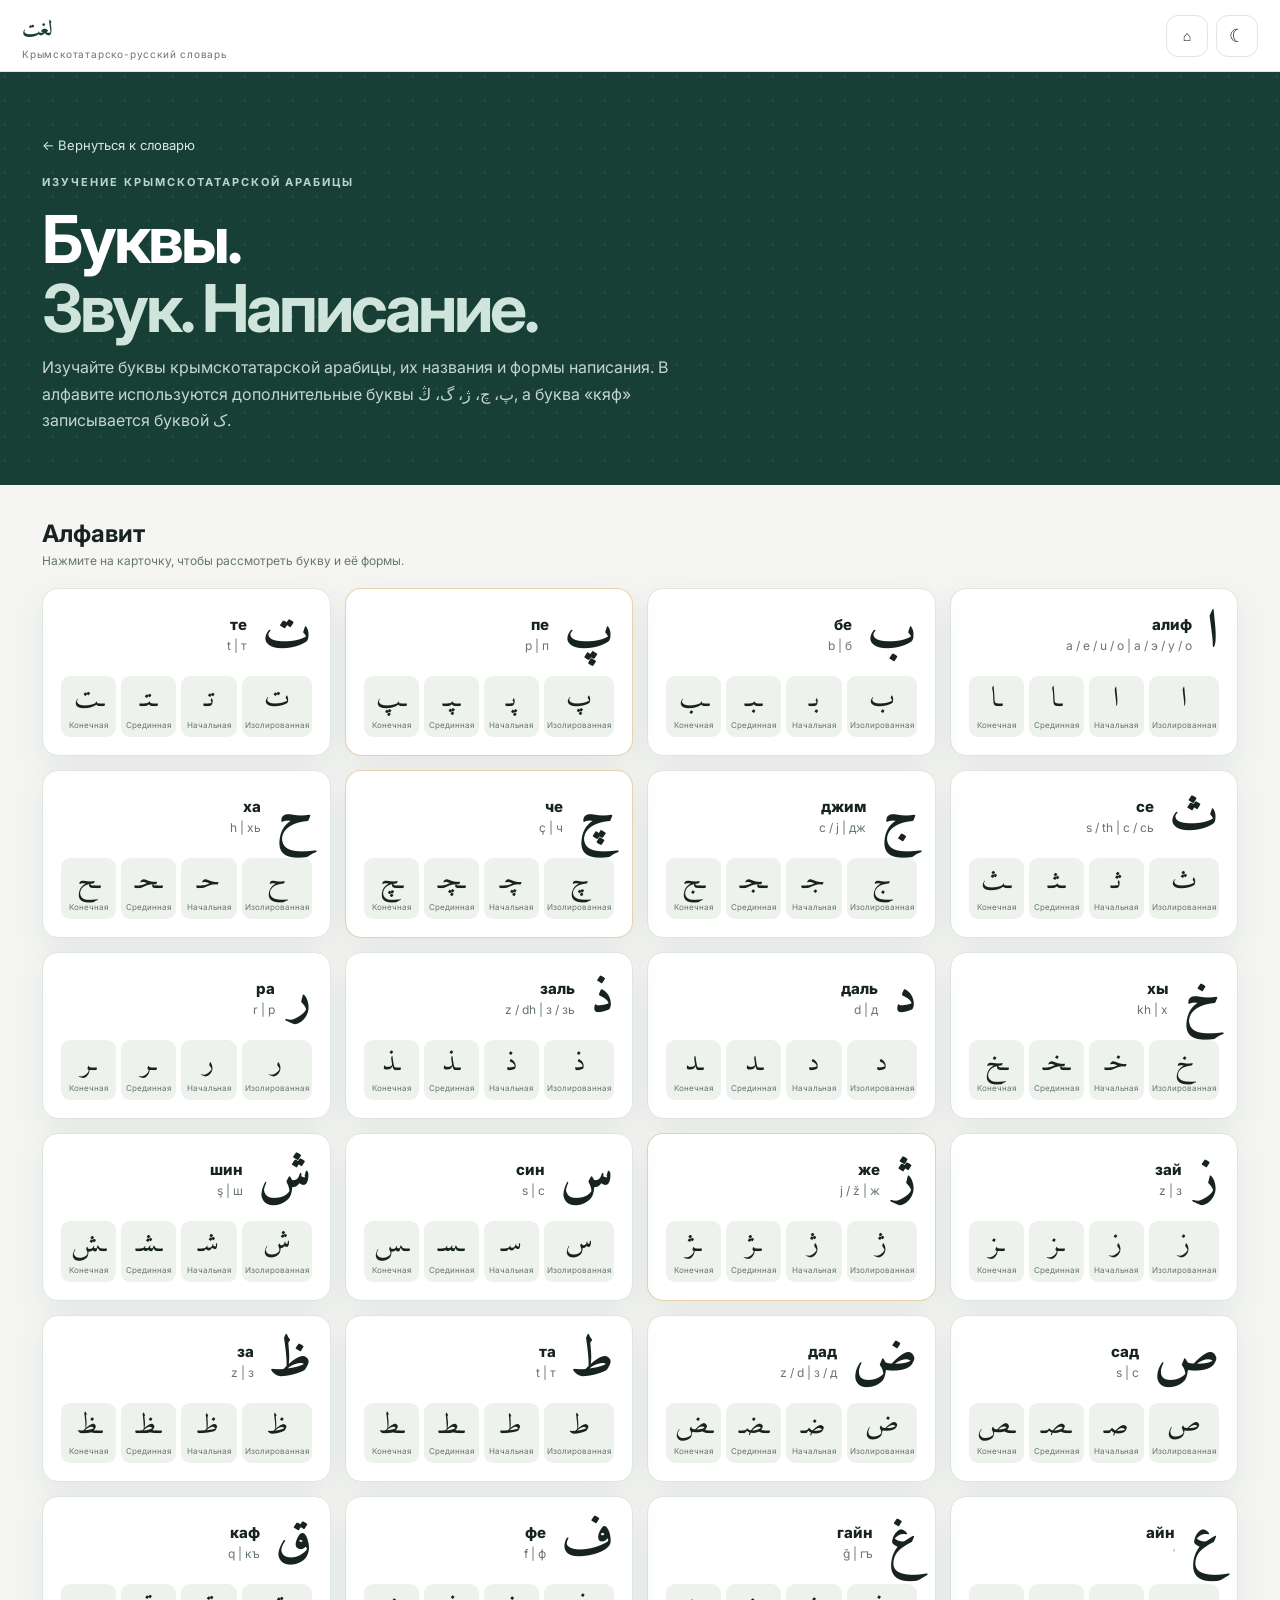
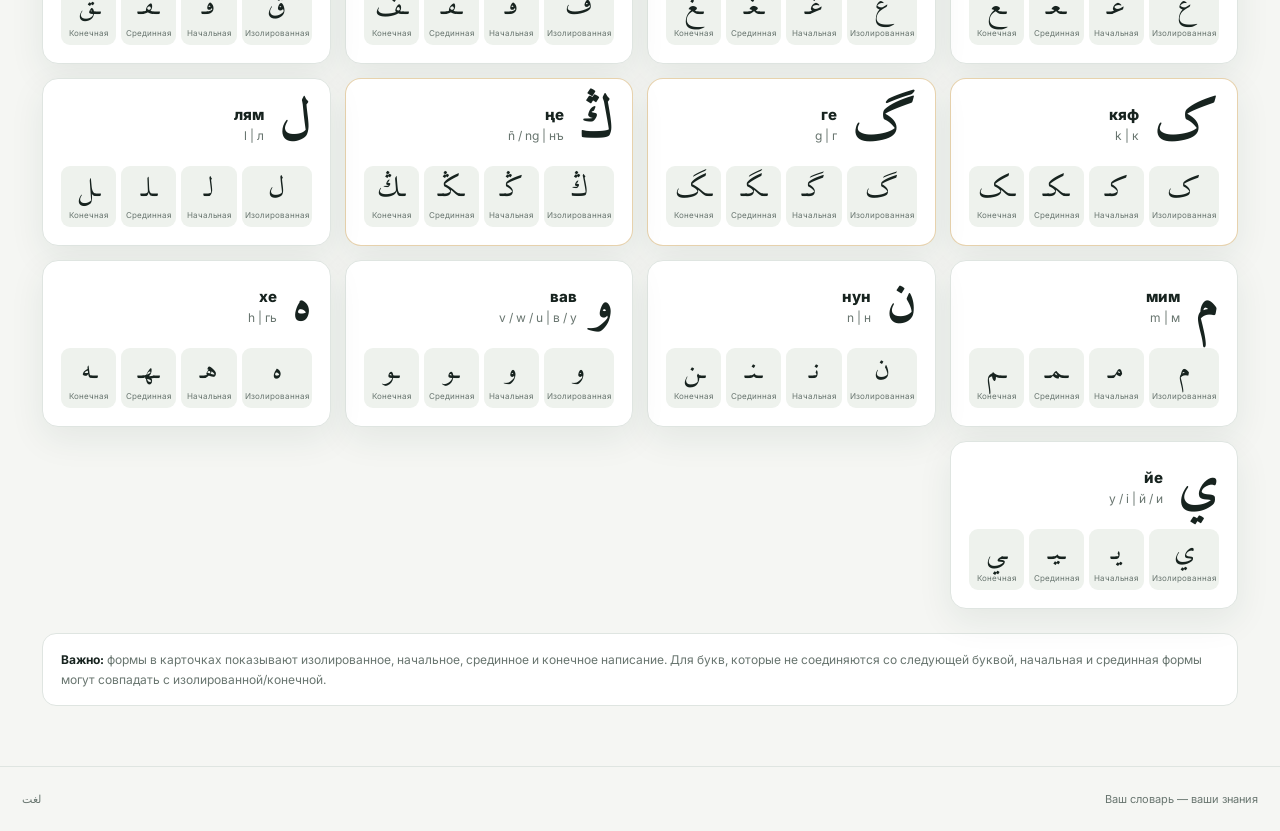
<file: alphabet.html>
<!DOCTYPE html>
<html lang="ru">
<head>
    <meta charset="UTF-8">
    <meta name="viewport" content="width=device-width, initial-scale=1.0">
    <meta name="theme-color" content="#173f35">
    <title>حرفلر — Арабские буквы крымскотатарского</title>
    <link rel="preconnect" href="https://fonts.googleapis.com">
    <link rel="preconnect" href="https://fonts.gstatic.com" crossorigin>
    <link href="https://fonts.googleapis.com/css2?family=Amiri:wght@400;700&family=Inter:wght@400;500;600;700;800&display=swap" rel="stylesheet">
    <link rel="stylesheet" href="style.css">
    <style>
        .alphabet-hero {
            background: var(--primary);
            color: #fff;
            position: relative;
            overflow: hidden
        }

        .alphabet-content {
            max-width: 1240px;
            margin: auto;
            padding: 62px 22px 52px
        }

            .alphabet-content h1 {
                margin-bottom: 12px
            }

            .alphabet-content p {
                max-width: 700px;
                color: #c5d5cf;
                line-height: 1.65;
                margin: 0
            }

        .back-link {
            display: inline-flex;
            margin-bottom: 22px;
            color: #dbe9e3;
            text-decoration: none;
            font-size: 13px
        }

            .back-link:hover {
                text-decoration: underline
            }

        .alphabet-workspace {
            max-width: 1240px;
            margin: 0 auto;
            padding: 34px 22px 60px
        }

        .section-head {
            display: flex;
            align-items: end;
            justify-content: space-between;
            gap: 20px;
            margin-bottom: 20px
        }

            .section-head h2 {
                margin: 0;
                font-size: 24px
            }

            .section-head p {
                margin: 5px 0 0;
                color: var(--muted);
                font-size: 12px
            }

        .letters-grid {
            display: grid;
            grid-template-columns: repeat(4,minmax(0,1fr));
            gap: 14px;
            direction: rtl
        }

        .letter-card {
            background: var(--surface);
            border: 1px solid var(--border);
            border-radius: 16px;
            padding: 18px;
            box-shadow: var(--shadow)
        }

        .letter-main {
            display: flex;
            align-items: center;
            justify-content: space-between;
            gap: 15px
        }

        .letter {
            font: 700 54px Amiri,serif;
            line-height: 1;
            direction: rtl
        }

        .letter-info {
            flex: 1
        }

        .letter-name {
            font-weight: 800;
            font-size: 15px
        }

        .letter-sound {
            font-size: 12px;
            color: var(--muted);
            margin-top: 4px
        }

        .forms {
            display: grid;
            grid-template-columns: repeat(4,1fr);
            gap: 5px;
            margin-top: 15px;
            direction: rtl
        }

        .form {
            background: var(--surface2);
            border-radius: 9px;
            text-align: center;
            padding: 7px 3px
        }

            .form span {
                display: block;
                font: 28px Amiri,serif;
                direction: rtl;
                line-height: 1.2
            }

            .form small {
                display: block;
                color: var(--muted);
                font-size: 8px;
                margin-top: 3px
            }

        .special {
            border-color: rgba(201,155,75,.45)
        }

        .note {
            margin: 24px 0 0;
            padding: 16px 18px;
            background: var(--surface);
            border: 1px solid var(--border);
            border-radius: 14px;
            color: var(--muted);
            font-size: 12px;
            line-height: 1.65
        }

            .note strong {
                color: var(--text)
            }

        @media(max-width:1150px) {
            .letters-grid {
                grid-template-columns: repeat(2,minmax(0,1fr))
            }
        }

        @media(max-width:650px) {
            .letters-grid {
                grid-template-columns: 1fr !important
            }

            .forms {
                grid-template-columns: repeat(1,minmax(0,1fr))
            }

            .alphabet-content {
                padding: 45px 18px
            }

            .alphabet-workspace {
                padding: 28px 18px 45px
            }

            .section-head {
                display: block
            }

            .letter {
                font-size: 48px
            }
        }
    </style>
</head>
<body>
    <header class="topbar">
        <div class="brand"><div><div class="brand-ar">لغت</div><div class="brand-sub">Крымскотатарско-русский словарь</div></div></div>
        <nav style="display:flex;align-items:center;gap:8px"><a href="index.html" class="icon-btn" style="display:grid;place-items:center;text-decoration:none;font-size:14px" title="Словарь">⌂</a><button id="themeBtn" class="icon-btn" title="Переключить тему" aria-label="Переключить тему">☾</button></nav>
    </header>

    <main>
        <section class="alphabet-hero">
            <div class="hero-pattern"></div><div class="alphabet-content" style="position:relative">
                <a class="back-link" href="index.html">← Вернуться к словарю</a>
                <div class="eyebrow">ИЗУЧЕНИЕ КРЫМСКОТАТАРСКОЙ АРАБИЦЫ</div>
                <h1>Буквы.<br><span>Звук. Написание.</span></h1>
                <p>Изучайте буквы крымскотатарской арабицы, их названия и формы написания. В алфавите используются дополнительные буквы پ، چ، ژ، گ، ڭ, а буква «кяф» записывается буквой ک.</p>
            </div>
        </section>

        <section class="alphabet-workspace">
            <div class="section-head"><div><h2>Алфавит</h2><p>Нажмите на карточку, чтобы рассмотреть букву и её формы.</p></div></div>
            <div id="letters" class="letters-grid"></div>
            <div class="note"><strong>Важно:</strong> формы в карточках показывают изолированное, начальное, срединное и конечное написание. Для букв, которые не соединяются со следующей буквой, начальная и срединная формы могут совпадать с изолированной/конечной.</div>
        </section>
    </main>
    <footer><span>لغت</span><span>Ваш словарь — ваши знания</span></footer>
    <script>
        const letters = [
            ['ا', 'алиф', 'a / e / u / o | а / э / у / о', ['ا', 'ا', 'ـا', 'ـا']],
            ['ب', 'бе', 'b | б', ['ب', 'بـ', 'ـبـ', 'ـب']],
            ['پ', 'пе', 'p | п', ['پ', 'پـ', 'ـپـ', 'ـپ']],
            ['ت', 'те', 't | т', ['ت', 'تـ', 'ـتـ', 'ـت']],
            ['ث', 'се', 's / th | с / сь', ['ث', 'ثـ', 'ـثـ', 'ـث']],
            ['ج', 'джим', 'c / j | дж', ['ج', 'جـ', 'ـجـ', 'ـج']],
            ['چ', 'че', 'ç | ч', ['چ', 'چـ', 'ـچـ', 'ـچ']],
            ['ح', 'ха', 'h | хь', ['ح', 'حـ', 'ـحـ', 'ـح']],
            ['خ', 'хы', 'kh | х', ['خ', 'خـ', 'ـخـ', 'ـخ']],
            ['د', 'даль', 'd | д', ['د', 'د', 'ـد', 'ـد']],
            ['ذ', 'заль', 'z / dh | з / зь', ['ذ', 'ذ', 'ـذ', 'ـذ']],
            ['ر', 'ра', 'r | р', ['ر', 'ر', 'ـر', 'ـر']],
            ['ز', 'зай', 'z | з', ['ز', 'ز', 'ـز', 'ـز']],
            ['ژ', 'же', 'j / ž | ж', ['ژ', 'ژ', 'ـژ', 'ـژ']],
            ['س', 'син', 's | с', ['س', 'سـ', 'ـسـ', 'ـس']],
            ['ش', 'шин', 'ş | ш', ['ش', 'شـ', 'ـشـ', 'ـش']],
            ['ص', 'сад', 's | с', ['ص', 'صـ', 'ـصـ', 'ـص']],
            ['ض', 'дад', 'z / d | з / д', ['ض', 'ضـ', 'ـضـ', 'ـض']],
            ['ط', 'та', 't | т', ['ط', 'طـ', 'ـطـ', 'ـط']],
            ['ظ', 'за', 'z | з', ['ظ', 'ظـ', 'ـظـ', 'ـظ']],
            ['ع', 'айн', 'ʿ', ['ع', 'عـ', 'ـعـ', 'ـع']],
            ['غ', 'гайн', 'ğ | гъ', ['غ', 'غـ', 'ـغـ', 'ـغ']],
            ['ف', 'фе', 'f | ф', ['ف', 'فـ', 'ـفـ', 'ـف']],
            ['ق', 'каф', 'q | къ', ['ق', 'قـ', 'ـقـ', 'ـق']],
            ['ک', 'кяф', 'k | к', ['ک', 'کـ', 'ـکـ', 'ـک']],
            ['گ', 'ге', 'g | г', ['گ', 'گـ', 'ـگـ', 'ـگ']],
            ['ڭ', 'ңе', 'ñ / ng | нъ', ['ڭ', 'ڭـ', 'ـڭـ', 'ـڭ']],
            ['ل', 'лям', 'l | л', ['ل', 'لـ', 'ـلـ', 'ـل']],
            ['م', 'мим', 'm | м', ['م', 'مـ', 'ـمـ', 'ـم']],
            ['ن', 'нун', 'n | н', ['ن', 'نـ', 'ـنـ', 'ـن']],
            ['و', 'вав', 'v / w / u | в / у', ['و', 'و', 'ـو', 'ـو']],
            ['ه', 'хе', 'h | гь', ['ه', 'هـ', 'ـهـ', 'ـه']],
            ['ي', 'йе', 'y / i | й / и', ['ي', 'يـ', 'ـيـ', 'ـي']]
        ];
        const names = ['Изолированная', 'Начальная', 'Срединная', 'Конечная'];
        document.getElementById('letters').innerHTML = letters.map(([char, name, sound, forms]) => `<article class="letter-card ${['پ', 'چ', 'ژ', 'گ', 'ڭ', 'ک'].includes(char) ? 'special' : ''}"><div class="letter-main"><div class="letter">${char}</div><div class="letter-info"><div class="letter-name">${name}</div><div class="letter-sound">${sound}</div></div></div><div class="forms">${forms.map((f, i) => `<div class="form"><span>${f}</span><small>${names[i]}</small></div>`).join('')}</div></article>`).join('');
        const savedTheme = localStorage.getItem('dictionaryTheme'); if (savedTheme) document.documentElement.dataset.theme = savedTheme; const themeBtn = document.getElementById('themeBtn'); themeBtn.textContent = document.documentElement.dataset.theme === 'dark' ? '☀' : '☾'; themeBtn.onclick = () => { const dark = document.documentElement.dataset.theme === 'dark'; document.documentElement.dataset.theme = dark ? '' : 'dark'; localStorage.setItem('dictionaryTheme', dark ? '' : 'dark'); themeBtn.textContent = dark ? '☾' : '☀' };
    </script>
</body>
</html>
</file>
<file: style.css>
* {
    box-sizing: border-box
}

:root {
    --bg: #f5f6f3;
    --surface: #fff;
    --surface2: #eef2ed;
    --text: #17231f;
    --muted: #68756f;
    --primary: #173f35;
    --primary2: #245b4d;
    --gold: #c99b4b;
    --border: #dfe5e1;
    --shadow: 0 12px 35px rgba(23,63,53,.08)
}

[data-theme="dark"] {
    --bg: #101816;
    --surface: #18221f;
    --surface2: #202c28;
    --text: #edf4f0;
    --muted: #a7b5af;
    --primary: #8cc9b5;
    --primary2: #6fb39e;
    --gold: #d8b26b;
    --border: #2e3b36;
    --shadow: 0 12px 35px rgba(0,0,0,.25)
}

html {
    scroll-behavior: smooth
}

body {
    margin: 0;
    background: var(--bg);
    color: var(--text);
    font-family: Inter,Arial,sans-serif
}

button, input, select {
    font: inherit
}

.topbar {
    height: 72px;
    background: var(--surface);
    border-bottom: 1px solid var(--border);
    display: flex;
    align-items: center;
    justify-content: space-between;
    padding: 0 max(22px,calc((100% - 1240px)/2));
    position: sticky;
    top: 0;
    z-index: 10
}

.brand {
    display: flex;
    align-items: center;
    gap: 12px
}

.brand-mark {
    width: 40px;
    height: 40px;
    border-radius: 12px;
    background: var(--primary);
    color: #fff;
    display: grid;
    place-items: center;
    font: 700 25px Amiri,serif
}

.brand-ar {
    font: 700 21px Amiri,serif;
    color: var(--primary)
}

.brand-sub {
    font-size: 10px;
    letter-spacing: .08em;
    color: var(--muted)
}

.icon-btn {
    width: 42px;
    height: 42px;
    border: 1px solid var(--border);
    border-radius: 12px;
    background: var(--surface);
    color: var(--text);
    cursor: pointer;
    font-size: 18px
}

.hero {
    background: var(--primary);
    color: white;
    position: relative;
    overflow: hidden
}

.hero-pattern {
    position: absolute;
    inset: 0;
    opacity: .08;
    background-image: radial-gradient(circle at 20% 20%,#fff 1px,transparent 1px);
    background-size: 24px 24px
}

.hero-content {
    max-width: 900px;
    margin: auto;
    padding: 72px 22px 60px;
    position: relative
}

.eyebrow {
    font-size: 11px;
    letter-spacing: .18em;
    color: #b9d7cc;
    font-weight: 700;
    margin-bottom: 16px
}

h1 {
    font-size: clamp(38px,6vw,66px);
    line-height: 1.04;
    margin: 0 0 18px;
    letter-spacing: -.045em
}

    h1 span {
        color: #cfe5dc
    }

.hero p {
    max-width: 610px;
    color: #c5d5cf;
    line-height: 1.65;
    margin: 0 0 30px
}

.search-wrap {
    height: 64px;
    background: #fff;
    border-radius: 17px;
    display: flex;
    align-items: center;
    padding: 0 14px;
    color: #17231f;
    box-shadow: 0 15px 45px rgba(0,0,0,.18)
}

.search-icon {
    font-size: 29px;
    line-height: 1;
    color: #728078;
    margin: 0 10px
}

.search-wrap input {
    border: 0;
    outline: 0;
    flex: 1;
    min-width: 0;
    font-size: 16px;
    background: transparent;
    color: #17231f
}

.search-wrap kbd {
    background: #edf0ee;
    border: 1px solid #dce2de;
    border-radius: 7px;
    padding: 5px 8px;
    color: #66736d;
    font-size: 11px
}

.clear-btn {
    border: 0;
    background: #edf0ee;
    width: 32px;
    height: 32px;
    border-radius: 50%;
    cursor: pointer;
    font-size: 20px;
    color: #607069
}

.quick {
    display: flex;
    gap: 8px;
    margin-top: 13px
}

    .quick button {
        border: 1px solid rgba(255,255,255,.2);
        background: rgba(255,255,255,.08);
        color: #dbe9e3;
        border-radius: 20px;
        padding: 7px 13px;
        cursor: pointer;
        font-family: Amiri,serif;
        font-size: 16px
    }

.workspace {
    max-width: 1240px;
    margin: 0 auto;
    display: grid;
    grid-template-columns: 245px 1fr;
    min-height: 620px
}

.sidebar {
    padding: 32px 18px 32px 0;
    border-right: 1px solid var(--border)
}

.side-title {
    font-size: 11px;
    text-transform: uppercase;
    letter-spacing: .12em;
    color: var(--muted);
    font-weight: 700;
    padding: 0 12px 10px
}

.nav-item {
    width: 100%;
    border: 0;
    background: transparent;
    color: var(--text);
    display: flex;
    align-items: center;
    gap: 10px;
    padding: 11px 12px;
    border-radius: 10px;
    cursor: pointer;
    text-align: left;
    margin-bottom: 3px
}

    .nav-item span {
        flex: 1
    }

    .nav-item b {
        font-size: 11px;
        color: var(--muted);
        font-weight: 500
    }

    .nav-item.active {
        background: var(--surface2);
        color: var(--primary);
        font-weight: 700
    }

.category-title {
    margin-top: 25px
}

#categories .nav-item {
    font-size: 13px
}

.tip {
    margin: 35px 10px 0;
    padding: 15px;
    border: 1px solid var(--border);
    border-radius: 13px;
    background: var(--surface)
}

    .tip strong {
        font-size: 12px
    }

    .tip p {
        font-size: 11px;
        line-height: 1.55;
        color: var(--muted);
        margin: 6px 0 0
    }

.content {
    padding: 32px 0 50px 34px
}

.content-head {
    display: flex;
    align-items: end;
    justify-content: space-between;
    margin-bottom: 22px
}

.content-title {
    font-size: 24px;
    font-weight: 800
}

.muted {
    font-size: 12px;
    color: var(--muted);
    margin-top: 5px
}

select {
    border: 1px solid var(--border);
    background: var(--surface);
    color: var(--text);
    border-radius: 9px;
    padding: 9px 12px;
    outline: 0
}

.grid {
    display: grid;
    grid-template-columns: repeat(2,minmax(0,1fr));
    gap: 14px
}

.card {
    background: var(--surface);
    border: 1px solid var(--border);
    border-radius: 16px;
    padding: 20px;
    box-shadow: var(--shadow);
    transition: .18s;
    position: relative
}


    .card:hover {
        transform: translateY(-2px)
    }

.card-top {
    display: flex;
    justify-content: space-between;
    gap: 10px
}

.word {
    font: 700 30px Amiri,serif;
    direction: rtl;
    text-align: left
}

.translation {
    font-size: 18px;
    font-weight: 700;
    margin-top: 2px
}

.category {
    display: inline-block;
    margin-top: 9px;
    padding: 4px 8px;
    border-radius: 6px;
    background: var(--surface2);
    font-size: 10px;
    color: var(--muted)
}

.favorite {
    border: 0;
    background: transparent;
    color: #9aa59f;
    cursor: pointer;
    font-size: 23px;
    padding: 0;
    height: 30px
}

    .favorite.on {
        color: var(--gold)
    }

.line {
    height: 1px;
    background: var(--border);
    margin: 15px 0
}

.label {
    font-size: 9px;
    text-transform: uppercase;
    letter-spacing: .12em;
    color: var(--muted);
    font-weight: 700;
    margin-bottom: 5px
}

.definition {
    font-size: 13px;
    line-height: 1.55
}

.example {
    font: 20px Amiri,serif;
    direction: rtl;
    margin-top: 5px
}

.empty {
    text-align: center;
    padding: 80px 20px;
    color: var(--muted)
}

.empty-icon {
    font-size: 45px
}

.empty h2 {
    color: var(--text);
    margin: 10px 0 5px
}

footer {
    border-top: 1px solid var(--border);
    padding: 25px max(22px,calc((100% - 1240px)/2));
    display: flex;
    justify-content: space-between;
    color: var(--muted);
    font-size: 11px
}

@media(max-width:850px) {
    .workspace {
        display: block;
        padding: 0 18px
    }

    .sidebar {
        border: 0;
        padding: 20px 0 0;
        display: flex;
        gap: 6px;
        overflow: auto
    }

        .sidebar .side-title, .tip, .category-title {
            display: none
        }

        .sidebar .nav-item {
            min-width: max-content;
            width: auto
        }

    .content {
        padding: 25px 0
    }

    .grid {
        grid-template-columns: 1fr
    }

    .content-head {
        align-items: center
    }

    .content-title {
        font-size: 21px
    }
}

@media(max-width:550px) {
    .topbar {
        height: 64px
    }

    .hero-content {
        padding: 48px 18px 42px
    }

    .search-wrap {
        height: 58px
    }

        .search-wrap kbd {
            display: none
        }

    .hero p {
        font-size: 13px
    }

    .quick {
        overflow: auto
    }

    .card {
        padding: 17px
    }

    .word {
        font-size: 27px
    }

    footer {
        flex-direction: column;
        gap: 6px
    }
}
</file>
